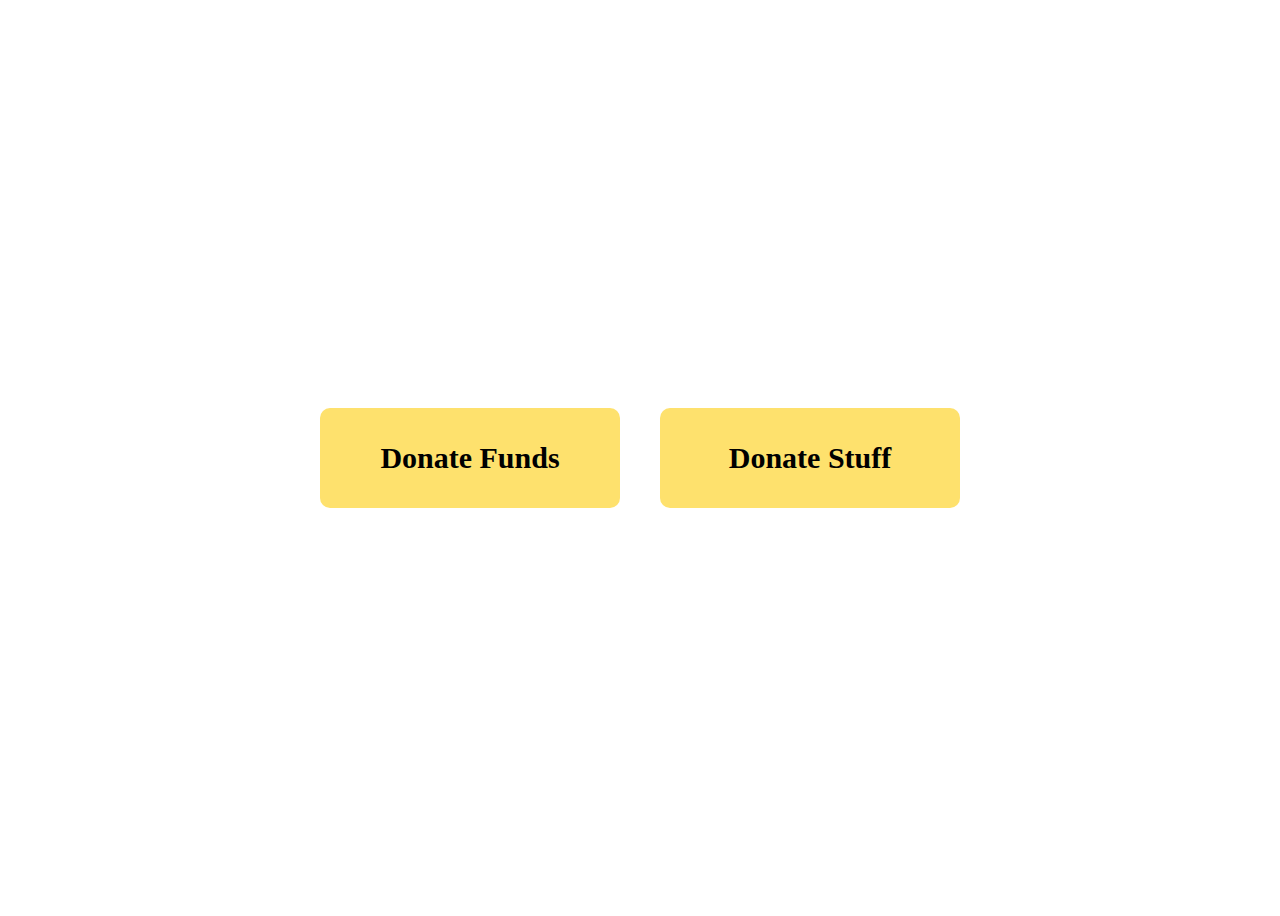
<file: buttons.html>
<!DOCTYPE html>
<html>
<head>
<title>Donate Options</title>
<style>
  body {
    background-image: url("https://static.vecteezy.com/system/resources/previews/000/411/577/original/vector-people-volunteering-and-donating-money-and-items-to-a-charitable-cause.jpg"); /* Replace with your image URL */
    background-size: cover;
    background-repeat: no-repeat; 
    display: flex;
    justify-content: center;
    align-items: center;
    height: 100vh;
  }
  .donate-option {
    display: inline-block;
    width: 300px; 
    height: 100px;
    margin: 20px;
    background-color:   #fee16d; 
    color: #000000; 
    font-size: 30px;
    font-weight: bold;
    border: none;
    border-radius: 10px; 
    text-decoration: none;
    text-align: center; 
    line-height: 100px; 
    cursor: pointer;
  }
  .donate-option:hover{
    transform: scale(1.1);  
    transition: .2s;
    background-color: #f2c927;
  }
</style>
</head>
<body>
  <a href="donate.html" class="donate-option">Donate Funds</a>
  <a href="donate2.html" class="donate-option">Donate Stuff</a>
</body>
</html>
</file>
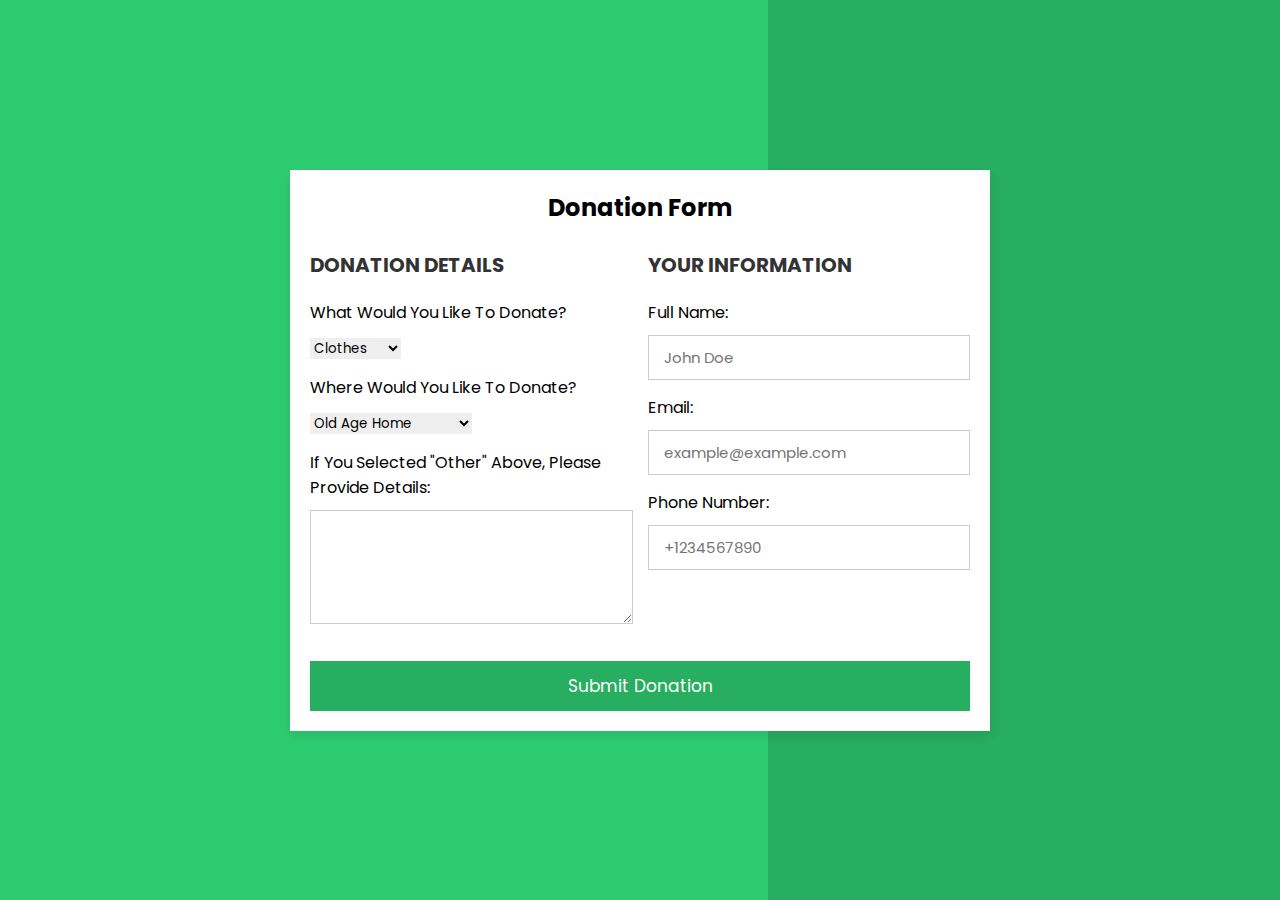
<file: donate2.html>
<!DOCTYPE html>
<html>
<head>
<title>Donation Form</title>
<link rel="stylesheet" href="donate.css"> </head>
<body>

<div class="container">
  <form action="" onsubmit="return onSubmit()"> <h1>Donation Form</h1>

    <div class="row">
      <div class="col">
        <h3 class="title">Donation Details</h3>

        <div class="inputBox">
          <span>What would you like to donate?</span>
          <select id="donation-type" name="donation-type">
            <option value="clothes">Clothes</option>
            <option value="sweaters">Sweaters</option>
            <option value="stationary">Stationary</option>
            <option value="other">Others</option>
          </select>
        </div>

        <div class="inputBox">
          <span>Where would you like to donate?</span>
          <select id="donation-recipient" name="donation-recipient">
            <option value="oldage-home">Old Age Home</option>
            <option value="orphanage">Orphanage</option>
            <option value="orphanage">Animal Rehabilitation</option>
            <option value="orphanage">Children's Hospital</option>
            <option value="other-location">Other location</option>
          </select>
        </div>

        <div class="inputBox">
          <span>If you selected "other" above, please provide details:</span>
          <textarea id="other-details" name="other-details" rows="4" cols="50"></textarea>
        </div>
      </div>

      <div class="col">
        <h3 class="title">Your Information</h3>

        <div class="inputBox">
          <span>Full Name:</span>
          <input type="text" placeholder="John Doe">
        </div>

        <div class="inputBox">
          <span>Email:</span>
          <input type="email" placeholder="example@example.com">
        </div>

        <div class="inputBox">
          <span>Phone Number:</span>
          <input type="tel" placeholder="+1234567890"> </div>
      </div>
    </div>

    <input id="submitButton" type="submit" value="Submit Donation" class="submit-btn">
  </form>
</div>

<script>
  function onSubmit() {
    alert("Donation form submitted! We'll contact you soon!");
    return false; 
  }
</script>
</body>
</html>
</file>
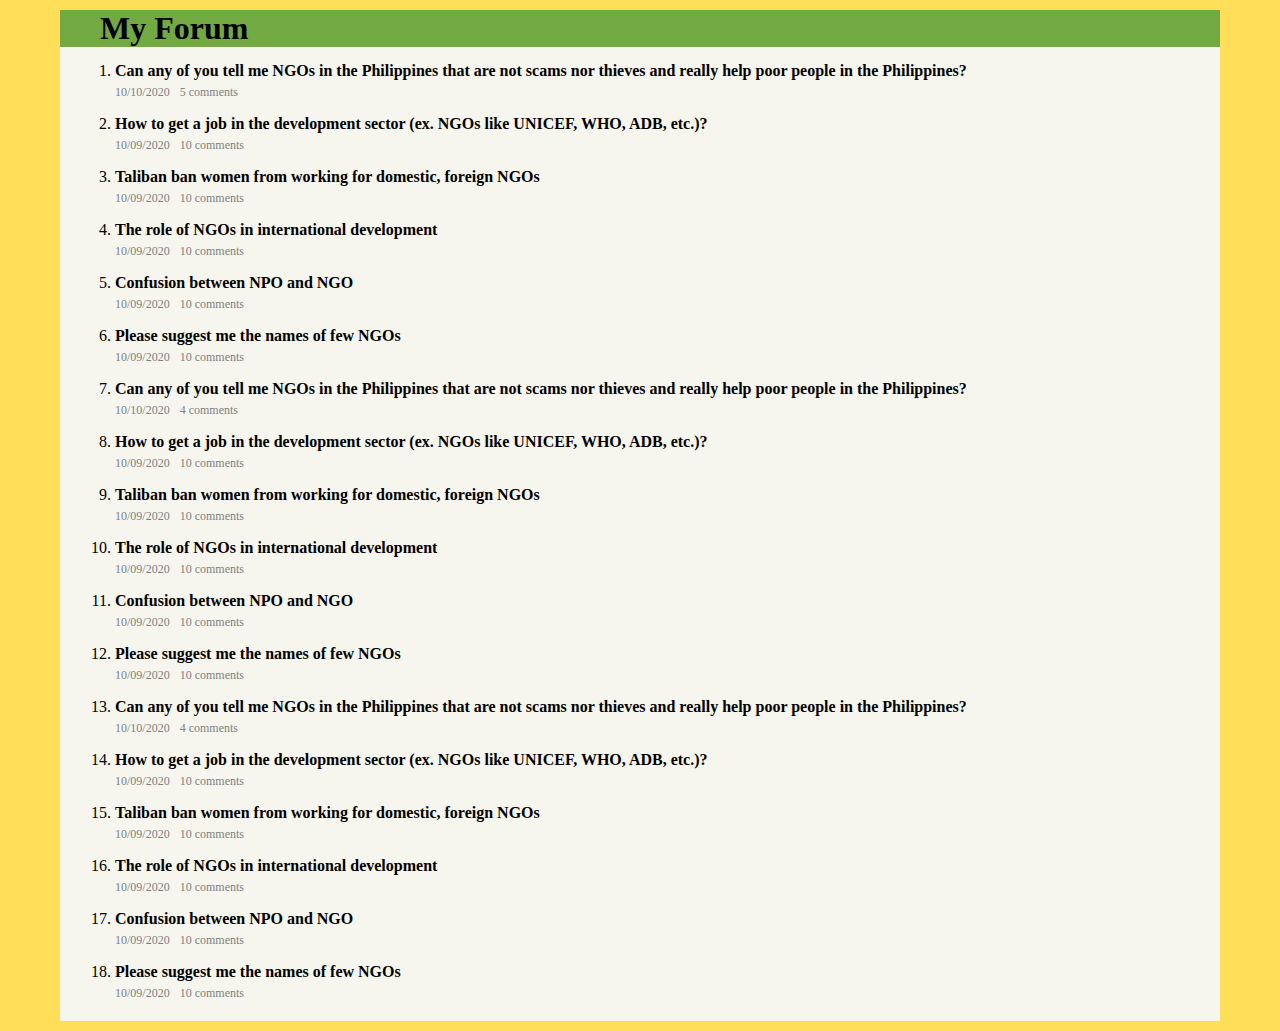
<file: form.html>
<!DOCTYPE html>
<html>
    <head>
        <title></title>
        <link rel="stylesheet" href="form.css">
    </head>
    <body>
        <div class="top-bar">
            <h1>
                My Forum
            </h1>
        </div>
        <div class="main">
        <ol>
            <li class="row">
                <a href="thread.html">
                    <h4 class="title">
                        Can any of you tell me NGOs in the Philippines that are not scams nor thieves and really help poor people in the Philippines?

                    </h4>
                    <div class="bottom">
                        <p class="timestamp">
                            10/10/2020
                        </p>
                        <p class="comment-count">
                            5 comments
                        </p>
                    </div>
                </a>
            </li>
            <li class="row">
                <a href="thread.html">
                    <h4 class="title">
                        How to get a job in the development sector (ex. NGOs like UNICEF, WHO, ADB, etc.)?
                    </h4>
                    <div class="bottom">
                        <p class="timestamp">
                            10/09/2020
                        </p>
                        <p class="comment-count">
                            10 comments
                        </p>
                    </div>
                </a>
            </li>
            <li class="row">
                <a href="thread.html">
                    <h4 class="title">
                        Taliban ban women from working for domestic, foreign NGOs
                    </h4>
                    <div class="bottom">
                        <p class="timestamp">
                            10/09/2020
                        </p>
                        <p class="comment-count">
                            10 comments
                        </p>
                    </div>
                </a>
            </li>
            <li class="row">
                <a href="thread.html">
                    <h4 class="title">
                        The role of NGOs in international development
                    </h4>
                    <div class="bottom">
                        <p class="timestamp">
                            10/09/2020
                        </p>
                        <p class="comment-count">
                            10 comments
                        </p>
                    </div>
                </a>
            </li>
            <li class="row">
                <a href="thread.html">
                    <h4 class="title">
                        Confusion between NPO and NGO 
                    </h4>
                    <div class="bottom">
                        <p class="timestamp">
                            10/09/2020
                        </p>
                        <p class="comment-count">
                            10 comments
                        </p>
                    </div>
                </a>
            </li>
            <li class="row">
                <a href="thread.html">
                    <h4 class="title">
                        Please suggest me the names of few NGOs
                    </h4>
                    <div class="bottom">
                        <p class="timestamp">
                            10/09/2020
                        </p>
                        <p class="comment-count">
                            10 comments
                        </p>
                    </div>
                </a>
            </li>
            <li class="row">
                <a href="thread.html">
                    <h4 class="title">
                        Can any of you tell me NGOs in the Philippines that are not scams nor thieves and really help poor people in the Philippines?

                    </h4>
                    <div class="bottom">
                        <p class="timestamp">
                            10/10/2020
                        </p>
                        <p class="comment-count">
                            4 comments
                        </p>
                    </div>
                </a>
            </li>
            <li class="row">
                <a href="thread.html">
                    <h4 class="title">
                        How to get a job in the development sector (ex. NGOs like UNICEF, WHO, ADB, etc.)?
                    </h4>
                    <div class="bottom">
                        <p class="timestamp">
                            10/09/2020
                        </p>
                        <p class="comment-count">
                            10 comments
                        </p>
                    </div>
                </a>
            </li>
            <li class="row">
                <a href="thread.html">
                    <h4 class="title">
                        Taliban ban women from working for domestic, foreign NGOs
                    </h4>
                    <div class="bottom">
                        <p class="timestamp">
                            10/09/2020
                        </p>
                        <p class="comment-count">
                            10 comments
                        </p>
                    </div>
                </a>
            </li>
            <li class="row">
                <a href="thread.html">
                    <h4 class="title">
                        The role of NGOs in international development
                    </h4>
                    <div class="bottom">
                        <p class="timestamp">
                            10/09/2020
                        </p>
                        <p class="comment-count">
                            10 comments
                        </p>
                    </div>
                </a>
            </li>
            <li class="row">
                <a href="thread.html">
                    <h4 class="title">
                        Confusion between NPO and NGO 
                    </h4>
                    <div class="bottom">
                        <p class="timestamp">
                            10/09/2020
                        </p>
                        <p class="comment-count">
                            10 comments
                        </p>
                    </div>
                </a>
            </li>
            <li class="row">
                <a href="thread.html">
                    <h4 class="title">
                        Please suggest me the names of few NGOs
                    </h4>
                    <div class="bottom">
                        <p class="timestamp">
                            10/09/2020
                        </p>
                        <p class="comment-count">
                            10 comments
                        </p>
                    </div>
                </a>
            </li>
            <li class="row">
                <a href="thread.html">
                    <h4 class="title">
                        Can any of you tell me NGOs in the Philippines that are not scams nor thieves and really help poor people in the Philippines?

                    </h4>
                    <div class="bottom">
                        <p class="timestamp">
                            10/10/2020
                        </p>
                        <p class="comment-count">
                            4 comments
                        </p>
                    </div>
                </a>
            </li>
            <li class="row">
                <a href="thread.html">
                    <h4 class="title">
                        How to get a job in the development sector (ex. NGOs like UNICEF, WHO, ADB, etc.)?
                    </h4>
                    <div class="bottom">
                        <p class="timestamp">
                            10/09/2020
                        </p>
                        <p class="comment-count">
                            10 comments
                        </p>
                    </div>
                </a>
            </li>
            <li class="row">
                <a href="thread.html">
                    <h4 class="title">
                        Taliban ban women from working for domestic, foreign NGOs
                    </h4>
                    <div class="bottom">
                        <p class="timestamp">
                            10/09/2020
                        </p>
                        <p class="comment-count">
                            10 comments
                        </p>
                    </div>
                </a>
            </li>
            <li class="row">
                <a href="thread.html">
                    <h4 class="title">
                        The role of NGOs in international development
                    </h4>
                    <div class="bottom">
                        <p class="timestamp">
                            10/09/2020
                        </p>
                        <p class="comment-count">
                            10 comments
                        </p>
                    </div>
                </a>
            </li>
            <li class="row">
                <a href="thread.html">
                    <h4 class="title">
                        Confusion between NPO and NGO 
                    </h4>
                    <div class="bottom">
                        <p class="timestamp">
                            10/09/2020
                        </p>
                        <p class="comment-count">
                            10 comments
                        </p>
                    </div>
                </a>
            </li>
            <li class="row">
                <a href="thread.html">
                    <h4 class="title">
                        Please suggest me the names of few NGOs
                    </h4>
                    <div class="bottom">
                        <p class="timestamp">
                            10/09/2020
                        </p>
                        <p class="comment-count">
                            10 comments
                        </p>
                    </div>
                </a>
            </li>
        </ol>
    </div>
    </body>
    <script scr="data.js"></script>
</html>
</file>
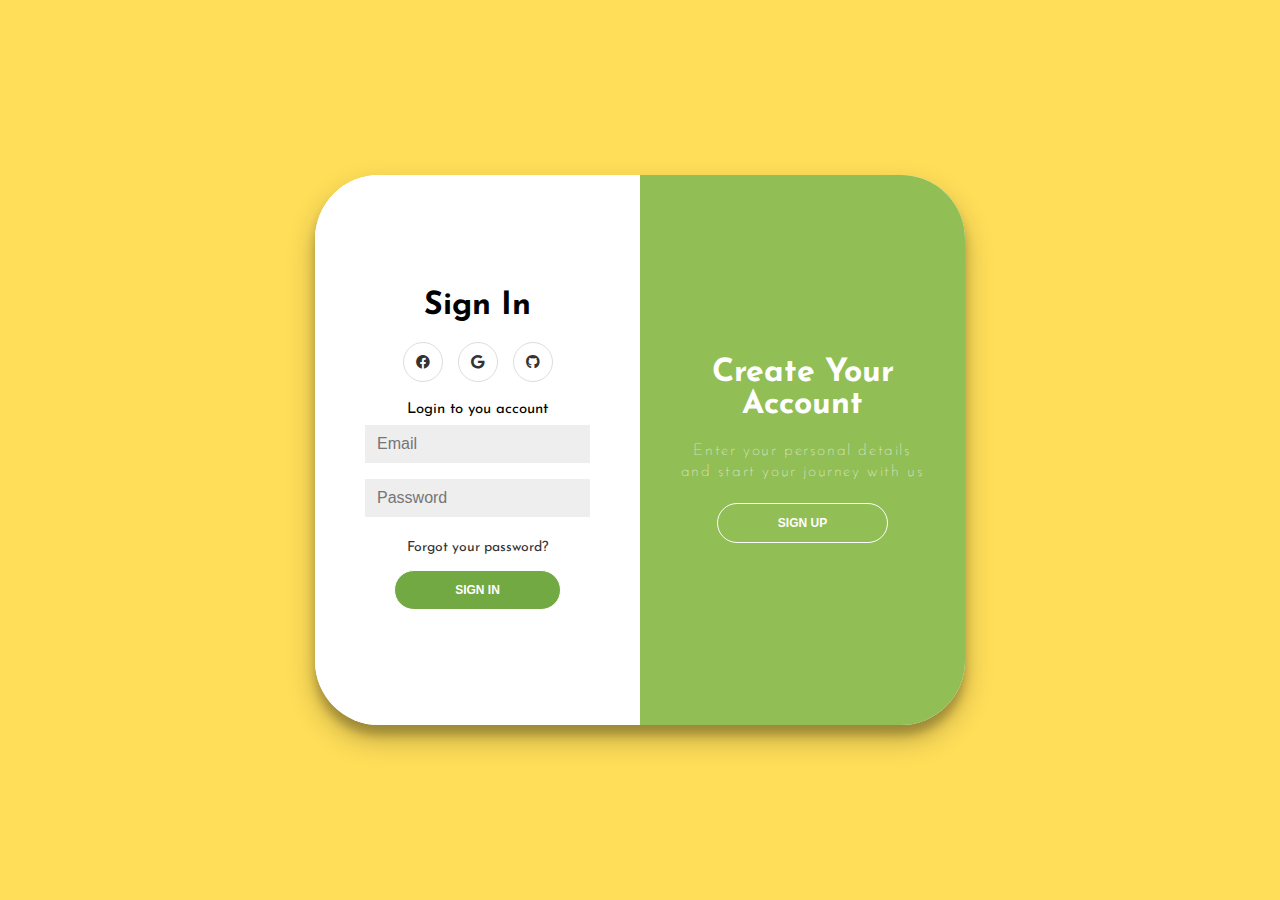
<file: login.html>
<!DOCTYPE html>
<html lang="en">
<head>
    <meta charset="UTF-8">
    <meta http-equiv="X-UA-Compatible" content="IE=edge">
    <meta name="viewport" content="width=device-width, initial-scale=1.0">
    <link rel="stylesheet" href="https://cdnjs.cloudflare.com/ajax/libs/font-awesome/6.0.0/css/all.min.css" 
    integrity="sha512-9usAa10IRO0HhonpyAIVpjrylPvoDwiPUiKdWk5t3PyolY1cOd4DSE0Ga+ri4AuTroPR5aQvXU9xC6qOPnzFeg==" 
    crossorigin="anonymous" referrerpolicy="no-referrer" />
    <link rel="stylesheet" href="login.css">
    <link href="https://fonts.googleapis.com/css2?family=Dosis&family=Josefin+Sans&family=Leckerli+One&family=Nunito&family=Open+Sans:ital,wght@0,300;1,300&family=PT+Sans&family=Poppins:ital,wght@0,100;1,100&display=swap" rel="stylesheet">
    <title>Login Authentication</title>
</head>
<body>
    <div class="container" id="container">
        <div class="form-container sign-up-container" id="createAccount">
            <form action="#">
                
                <h1>Create An Account</h1>
                <div class="social-container">
                    <a href="https://www.facebook.com/">
                        <i class="fab fa-facebook"></i>
                    </a>
                    <a href="https://www.google.co.in/webhp">
                        <i class="fab fa-google"></i>
                    </a>
                    <a href="https://github.com/">
                        <i class="fab fa-github"></i>
                    </a>
                </div>
                <span>Use your email for registration</span>
                <input type="text" placeholder="Name" id="name"/>
                <input type="email" placeholder="Email" id="email"/>
                <input type="password" placeholder="Password" id="password">
                <br />
                <button class="submit" id="submit">Sign Up</button>
            </form>
        </div>
        <div class="form-container sign-in-container">
            <form action="#">
                <h1>Sign In</h1>
                <div class="social-container">
                    <a href="https://www.facebook.com/">
                        <i class="fab fa-facebook"></i>
                    </a>
                    <a href="https://www.google.co.in/webhp">
                        <i class="fab fa-google"></i>
                    </a>
                    <a href="https://github.com/">
                        <i class="fab fa-github"></i>
                    </a>
                </div>
                <span>Login to you account</span>
                <input type="email" placeholder="Email" />
                <input type="password" placeholder="Password" >
                <a href="forgot_password.html">Forgot your password?</a>
                <button>Sign In</button>
            </form>
        </div>
        <div class="overlay-container">
            <div class="overlay">
                <div class="overlay-panel overlay-left">
                    <h1>Have Already Account?</h1>
                    <p>To keep connected with us please login with your account here!</p>
                    <button class="ghost" id="signIn">Sign In</button>
                </div>
                <div class="overlay-panel overlay-right">
                    <h1>Create Your Account</h1>
                    <p>Enter your personal details and start your journey with us</p>
                    <button class="ghost" id="signUp">Sign Up</button>
                </div>
            </div>
        </div>
    </div>
    <script src="login.js"></script>
</body>
</html>
</file>
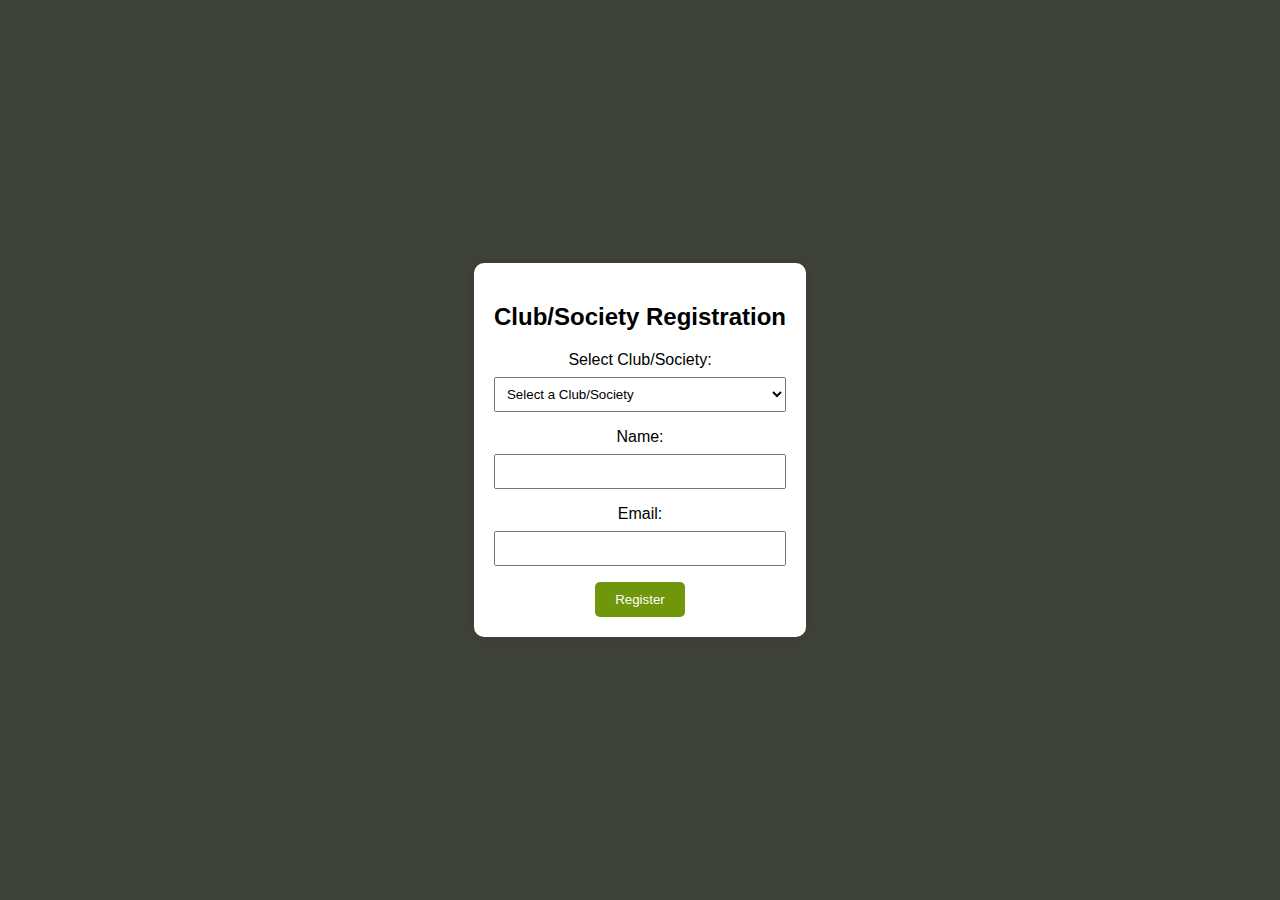
<file: register.html>
<!DOCTYPE html>
<html lang="en">
<head>
    <meta charset="UTF-8">
    <meta name="viewport" content="width=device-width, initial-scale=1.0">
    <title>Club/Society Registration</title>
    <style>
        body {
            font-family: Arial, sans-serif;
            background-color: #3f4238;
            margin: 0;
            padding: 0;
            display: flex;
            justify-content: center;
            align-items: center;
            height: 100vh;
        }

        #registration-form {
            background-color: #fff;
            padding: 20px;
            border-radius: 10px;
            box-shadow: 0 0 10px rgba(0, 0, 0, 0.1);
            text-align: center;
        }

        label {
            display: block;
            margin-bottom: 8px;
        }

        input, select {
            width: 100%;
            padding: 8px;
            margin-bottom: 16px;
            box-sizing: border-box;
        }

        button {
            background-color: #70960c;
            color: #fff;
            padding: 10px 20px;
            border: none;
            border-radius: 5px;
            cursor: pointer;
        }

        #thank-you-popup {
            display: none;
            position: fixed;
            top: 50%;
            left: 50%;
            transform: translate(-50%, -50%);
            background-color: #fff;
            padding: 20px;
            border-radius: 10px;
            box-shadow: 0 0 10px rgba(0, 0, 0, 0.1);
            text-align: center;
            z-index: 1000;
        }

        #close-popup-btn {
            background-color: #4caf50;
            color: #fff;
            padding: 10px 20px;
            border: none;
            border-radius: 5px;
            cursor: pointer;
            margin-top: 16px;
        }
    </style>
</head>
<body>
    <div id="registration-form">
        <h2>Club/Society Registration</h2>
        <label for="club">Select Club/Society:</label>
        <select id="club" required>
            <option value="" disabled selected>Select a Club/Society</option>
            <option value="club1">Club 1</option>
            <option value="club2">Club 2</option>
            <!-- Add more clubs/societies as needed -->
        </select>

        <label for="name">Name:</label>
        <input type="text" id="name" required>

        <label for="email">Email:</label>
        <input type="email" id="email" required>

        <button onclick="registerClub()">Register</button>
    </div>

    <div id="thank-you-popup">
        <h2>Thank You for Registering!</h2>
        <p>Your registration for [Club/Society Name] is successful.</p>
        <button id="close-popup-btn" onclick="closeThankYouPopup()">Close</button>
    </div>

    <script>
        function registerClub() {
            var club = document.getElementById("club").value;
            var name = document.getElementById("name").value;
            var email = document.getElementById("email").value;

            // Validate form fields
            if (!club || !name || !email) {
                alert("Please fill in all fields.");
                return;
            }

            // Simulate registration (replace with actual registration logic)
            // Display the thank you popup on successful registration
            document.getElementById("thank-you-popup").style.display = "block";
            document.getElementById("thank-you-popup").innerHTML = `
                <h2>Thank You for Registering!</h2>
                <p>Your registration for ${club} is successful.</p>
                <button id="close-popup-btn" onclick="closeThankYouPopup()">Close</button>
            `;
        }

        function closeThankYouPopup() {
            // Close the thank you popup and reset the form
            document.getElementById("thank-you-popup").style.display = "none";
            document.getElementById("name").value = "";
            document.getElementById("email").value = "";
            document.getElementById("club").selectedIndex = 0;
        }
    </script>
</body>
</html>
</file>
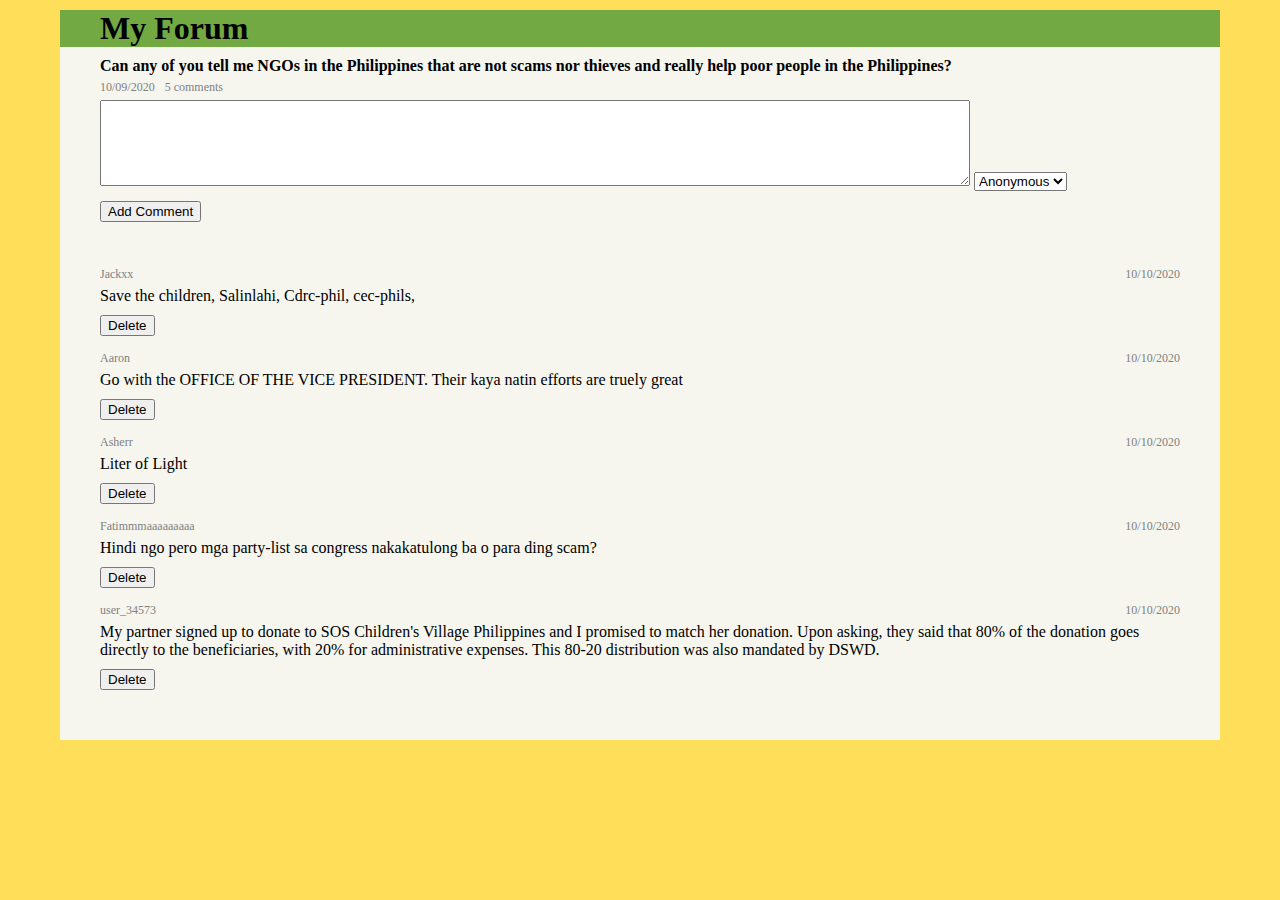
<file: thread.html>
<!DOCTYPE html>
<html>
    <head>
        <title></title>
        <link rel="stylesheet" href="thread.css">
    </head>
    <body>
        <div class="top-bar">
            <h1>
                My Forum
            </h1>
        </div>
        <div class="main">
        <div class="header">
            <h4 class="title">
                Can any of you tell me NGOs in the Philippines that are not scams nor thieves and really help poor people in the Philippines?
            </h4>
            <div class="bottom">
                <p class="timestamp">
                    10/09/2020
                </p>
                <p class="comment-count">
                    5 comments
                </p>
            </div>
        </div>
        <textarea></textarea>
        <select id="username-dropdown">
            <option value="Anonymous">Anonymous</option>
            <option value="Your Name">Your Name</option>
          </select>
            <button>Add Comment</button>
            <div class="comments">
                <div class="comment">
                    <div class="top-comment">
                        <p class="user">
                            Jackxx
                        </p>
                        <p class="comment-ts">
                            10/10/2020
                        </p>
                        
                    </div>
                    <div class="comment-content">
                        Save the children, Salinlahi, Cdrc-phil, cec-phils,
                    </div>
                </div>
                <button class="delete-comment">Delete</button>
                <div class="comment">
                    <div class="top-comment">
                        <p class="user">
                            Aaron
                        </p>
                        <p class="comment-ts">
                            10/10/2020
                        </p>
                    </div>
                    <div class="comment-content">
                        Go with the OFFICE OF THE VICE PRESIDENT. Their kaya natin efforts are truely great
                    </div>
                </div>
                <button class="delete-comment">Delete</button>
                <div class="comment">
                    <div class="top-comment">
                        <p class="user">
                            Asherr
                        </p>
                        <p class="comment-ts">
                            10/10/2020
                        </p>
                    </div>
                    <div class="comment-content">
                        Liter of Light
                    </div>
                </div>
                <button class="delete-comment">Delete</button>
                <div class="comment">
                    <div class="top-comment">
                        <p class="user">
                            Fatimmmaaaaaaaaa
                        </p>
                        <p class="comment-ts">
                            10/10/2020
                        </p>
                    </div>
                    <div class="comment-content">
                        Hindi ngo pero mga party-list sa congress nakakatulong ba o para ding scam?
                    </div>
                </div>
                <button class="delete-comment">Delete</button>
                <div class="comment">
                    <div class="top-comment">
                        <p class="user">
                            user_34573
                        </p>
                        <p class="comment-ts">
                            10/10/2020
                        </p>
                    </div>
                    <div class="comment-content">
                        My partner signed up to donate to SOS Children's Village Philippines and I promised to match her donation. Upon asking, they said that 80% of the donation goes directly to the beneficiaries, with 20% for administrative expenses. This 80-20 distribution was also mandated by DSWD.
                    </div>
                </div>
                <button class="delete-comment">Delete</button>
            </div>
        </div>
    </body>
    <script src="data.js"></script>
</html>
</file>
<file: donate.css>
@import url('https://fonts.googleapis.com/css2?family=Poppins:wght@100;300;400;500;600&display=swap');

* {
  font-family: 'Poppins', sans-serif;
  margin: 0;
  padding: 0;
  box-sizing: border-box;
  outline: none;
  border: none;
  text-transform: capitalize;
  transition: all .2s linear;
}

.container {
  display: flex;
  justify-content: center;
  align-items: center;
  padding: 25px;
  min-height: 100vh;
  background: linear-gradient(90deg, #2ecc71 60%, #27ae60 40.1%);
}

.container form {
  padding: 20px;
  width: 700px;
  background: #fff;
  box-shadow: 0 5px 10px rgba(0, 0, 0, .1);
}

.container form h1 {
  text-align: center;
  font-size: 24px;
  margin-bottom: 25px;
}

.container form .row {
  display: flex;
  flex-wrap: wrap;
  gap: 15px;
}

.container form .row .col {
  flex: 1 1 250px;
}

.container form .row .col .title {
  font-size: 20px;
  color: #333;
  padding-bottom: 5px;
  text-transform: uppercase;
}

.container form .row .col .inputBox {
  margin: 15px 0;
}

.container form .row .col .inputBox span {
  margin-bottom: 10px;
  display: block;
}

.container form .row .col .inputBox input,
.container form .row .col .inputBox textarea {
  width: 100%;
  border: 1px solid #ccc;
  padding: 10px 15px;
  font-size: 15px;
  text-transform: none;
}

.container form .row .col .inputBox input:focus,
.container form .row .col .inputBox textarea:focus {
  border: 1px solid #000;
}

.container form .row .col .flex {
  display: flex;
  gap: 15px;
}

.container form .row .col .flex .inputBox {
  margin-top: 5px;
}

.container form .submit-btn {
  width: 100%;
  padding: 12px;
  font-size: 17px;
  background: #27ae60;
  color: #fff;
  margin-top: 15px;
  cursor: pointer;
}

.container form .submit-btn:hover {
  background: #2ecc71;
}
</file>
<file: form.css>
body{
    margin:10px 60px;
    background-color:  #FFDE59;
}
a{
    text-decoration: none;
    color: #000;
}
h4,h1,ol{
    margin:0;
}
p{
    margin: 5px 0;
}
.top-bar{
    background-color: #73a942;
    padding:0 40px;
}
.main{
    background-color: #f6f6ef;
    padding: 10px 15px;
}
.row{
    padding:5px 0;
}
.bottom{
    display: flex;
    color:#808080;
    font-size: 12px;;
}
.timestamp{
    padding-right: 10px;
}
</file>
<file: login.css>
*{
    box-sizing: border-box;
    margin: 0;
    padding: 0;
    }
    
    body {
    display: grid;
    place-items: center;
    font-family: 'Josefin Sans', sans-serif;
    height: 100vh;
    background-color:#FFDE59 ;
    background-size:500px;
    }
    
    h1{
    font-weight: bold;
    margin: 0;
    }
    
    p{
    font-size: 1em;
    font-weight: 100;
    line-height: 1.3em;
    letter-spacing: .1em;
    margin: 20px 0;
    }
    
    span {
    font-size: 15px;
    }
    
    button{
        border-radius: 2em;
        border: 1px solid #FFF;
        background:  #73a942;
        color: #FFFFFF;
        font-size: 12px;
        font-weight: bold;
        padding: 1em 5em;
        text-transform: uppercase;
        transition: transform 80ms ease-in;
        cursor: pointer;
    }
    button:active{
        transform: scale(0.95);
    }
    button:focus{
        outline: none;
    }
    form{
        background-color: #FFFFFF;
        display: flex;
        align-items: center;
        justify-content: center;
        flex-direction: column;
        padding: 0 50px;
        height: 100%;
        text-align: center;
    }
    input{
        background-color: #eee;
        border: none;
        font-size: 16px;
        padding: 10px 12px;
        margin: 8px 0;
        width: 100%;
    }
    a{
        color: #333;
        font-size: 14px;
        text-decoration: none;
        margin: 15px 0;
    }
    button.ghost{
        background-color: transparent;
        border-color: #FFF;
    }
    
    .container {
        background-color: #fff;
        border-radius: 4em;
        box-shadow: 0 14px 28px
        rgba(0,0,0,0.25), 0 10px 10px
        rgba(0,0,0,0.22);
        position: relative;
        overflow: hidden;
        width: 650px;
        max-width: 100%;
        min-height: 550px;
    }
    .form-container{
        position: absolute;
        top: 0;
        height: 100%;
        transition: all 0.6s ease-in-out;
        }
    
    .sign-in-container{
        left: 0;
        width: 50%;
        z-index: 2;
    }
    .sign-up-container{
        left: 0;
        width: 50%;
        opacity: 0;
        z-index:1;
    }
    .container.right-panel-active .sign-in-container{
        transform: translateX(100%);
    }
    .container.right-panel-active .sign-up-container{
        transform: translateX(100%);
        opacity:1;
        z-index:5;
        animation: show 0.6s;
    }
    @keyframes show{
        0% ,49.99% {
            opacity:0;
            z-index:1;
        }
        50%, 100%{
            opacity:1;
            z-index:5;
        }
    }
    .container.right-panel-active .overlay-container{
        transform: translateX(-100%);
    }
    .container.right-panel-active .overlay{
        transform: translateX(50%);
    }
    .container.right-panel-active .overlay-left{
        transform: translateX(0);
    }
    .container.right-panel-active .overlay-right{
        transform: translateX(20%);
    }
    
    .overlay-container{
        position: absolute;
        top: 0;
        left: 50%;
        width: 50%;
        height: 100%;
        overflow: hidden;
        transition: transform 0.6s ease-in-out;
        z-index: 100;
    }
    .overlay{
        background-color: #91be55;
        background-repeat: no-repeat;
        background-size: cover;
        background-position: 0 0;
        color: #FFFFFF;
        position: relative;
        left: -100%;
        height: 100%;
        width: 200%;
        transform: translateX(0);
        transition: transform 0.6s ease-in-out;
    }
    .overlay-panel{
        position: absolute;
        display: flex;
        align-items: center;
        justify-content: center;
        flex-direction: column;
        padding: 0 40px;
        text-align: center;
        top: 0;
        height: 100%;
        width: 50%;
        transform: translateX(0);
        transition: transform 0.6s ease-in-out;
    }
    .overlay-left{
        transform: translateX(-20%);
    }
    .overlay-right{
        right: 0;
        transform: translateX(0);
    }
    .social-container{
        margin: 20px 0;
    }
    .social-container a{
        border: 1px solid #DDDDDD;
        border-radius: 50%;
        display: inline-flex;
        justify-content: center;
        align-items: center;
        margin: 0 5px;
        height: 40px;
        width: 40px;
    }
</file>
<file: thread.css>
body{
    margin:10px 60px;
    background-color:  #FFDE59;
}
a{
    text-decoration: none;
    color: #000;
}
h4,h1,ol{
    margin:0;
}
p{
    margin: 5px 0;
}
textarea{
    width: 80%;
    height: 80px;
}
button{
    display: block;
    margin: 10px 0;
}
.top-bar{
    background-color:  #73a942;
    padding:0 40px;
}
.main{
    background-color: #f6f6ef;
    padding: 10px 40px;
}
.comments{
    margin: 40px 0;
}
.comment{
    margin:10px 0
}
.row{
    padding:5px 0;
}
.bottom , .top-comment{
    display: flex;
    color:#808080;
    font-size: 12px;;
}
.timestamp{
    padding-right: 10px;
}
.top-comment {
    display: flex;
    justify-content: space-between;
    align-items: center;
}
.delete-comment {
    text-align: right;
  }
</file>
